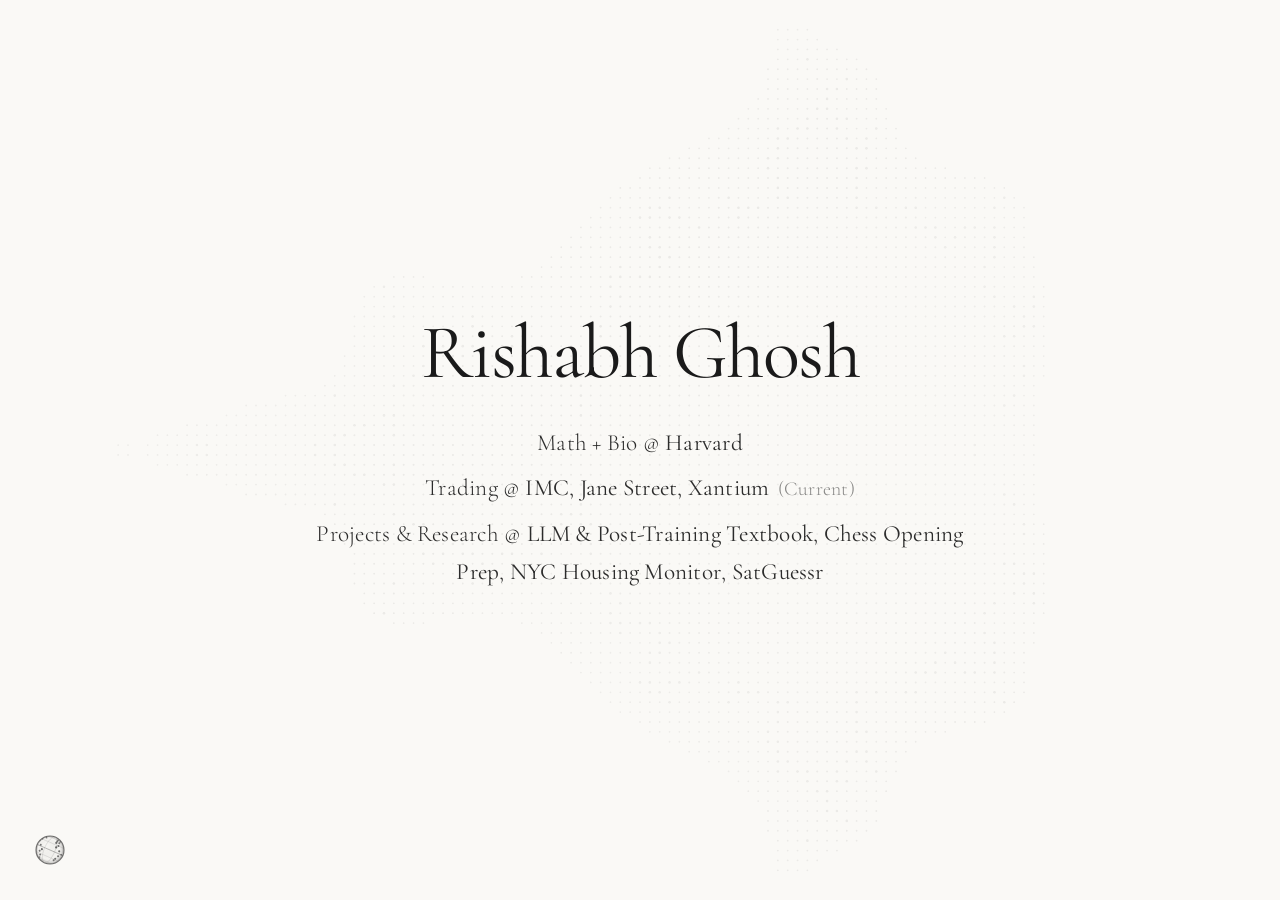
<file: index.html>
<!DOCTYPE html>
<html lang="en">
<head>
    <meta charset="UTF-8">
    <meta name="viewport" content="width=device-width, initial-scale=1.0">
    <title>Rishabh Ghosh</title>

    <!-- SEO Meta Tags -->
    <meta name="description" content="Personal website of Rishabh Ghosh. Math + Bio @ Harvard | Trading at Xantium, Jane Street, IMC.">
    <meta name="keywords" content="Rishabh Ghosh, Harvard, Quantitative Trading, Math, Biology, Xantium, Jane Street, IMC">
    <meta name="author" content="Rishabh Ghosh">
    <meta property="og:title" content="Rishabh Ghosh">
    <meta property="og:description" content="Math + Bio @ Harvard | Trading at Xantium, Jane Street, IMC">
    <meta property="og:type" content="website">

    <!-- Google Fonts: Cormorant Garamond (Serif) -->
    <link rel="preconnect" href="https://fonts.googleapis.com">
    <link rel="preconnect" href="https://fonts.gstatic.com" crossorigin>
    <link href="https://fonts.googleapis.com/css2?family=Cormorant+Garamond:ital,wght@0,300;0,400;0,500;0,600;1,300;1,400&display=swap" rel="stylesheet">

    <!-- CSS -->
    <link rel="stylesheet" href="style.css">
</head>
<body>
    <!-- Mandelbrot Set Interactive Canvas -->
    <canvas id="mandelbrot-canvas"></canvas>

    <!-- Centered Minimalist Content -->
    <main class="container">
        <div class="content">
            <h1 class="name">
                <a href="https://www.linkedin.com/in/rishabh-ghosh-4b4b351aa" target="_blank" rel="noopener noreferrer" id="linkedin-link">Rishabh Ghosh</a>
            </h1>
            
            <div class="subtitle">
                <p class="bio-line">
                    <span class="hover-phrase" id="math-bio-hover">Math + Bio</span> @ 
                    <a href="https://www.harvard.edu" target="_blank" rel="noopener noreferrer" class="corp-link">Harvard</a>
                </p>
                <p class="trading-line">
                    Trading @ 
                    <a href="https://www.imc.com" target="_blank" rel="noopener noreferrer" class="corp-link" id="imc-hover">IMC</a>, 
                    <a href="https://www.janestreet.com" target="_blank" rel="noopener noreferrer" class="corp-link" id="jane-street-hover">Jane Street</a>, 
                    <a href="https://www.xantium.com" target="_blank" rel="noopener noreferrer" class="corp-link" id="xantium-hover">Xantium</a>
                    <span class="current-badge">(Current)</span>
                </p>
                <p class="projects-line">
                    Projects & Research @ 
                    <a href="textbook/index.html" class="corp-link">LLM & Post-Training Textbook</a>, 
                    <a href="chess-prep/index.html" class="corp-link">Chess Opening Prep</a>, 
                    <a href="housing-monitor/index.html" class="corp-link">NYC Housing Monitor</a>, 
                    <a href="https://rishabh-ghosh.github.io/satguessr/" class="corp-link">SatGuessr</a>
                </p>
            </div>
        </div>
    </main>

    <!-- Bottom Left Globe Widget -->
    <a href="https://rishabh-ghosh.github.io/satguessr/" target="_blank" rel="noopener noreferrer" class="globe-link" title="SatGuessr Game" aria-label="Play SatGuessr">
        <div class="globe-container">
            <canvas id="globe-canvas" width="36" height="36"></canvas>
        </div>
        <span class="globe-tooltip">SatGuessr ↗</span>
    </a>

    <script src="script.js"></script>
</body>
</html>
</file>
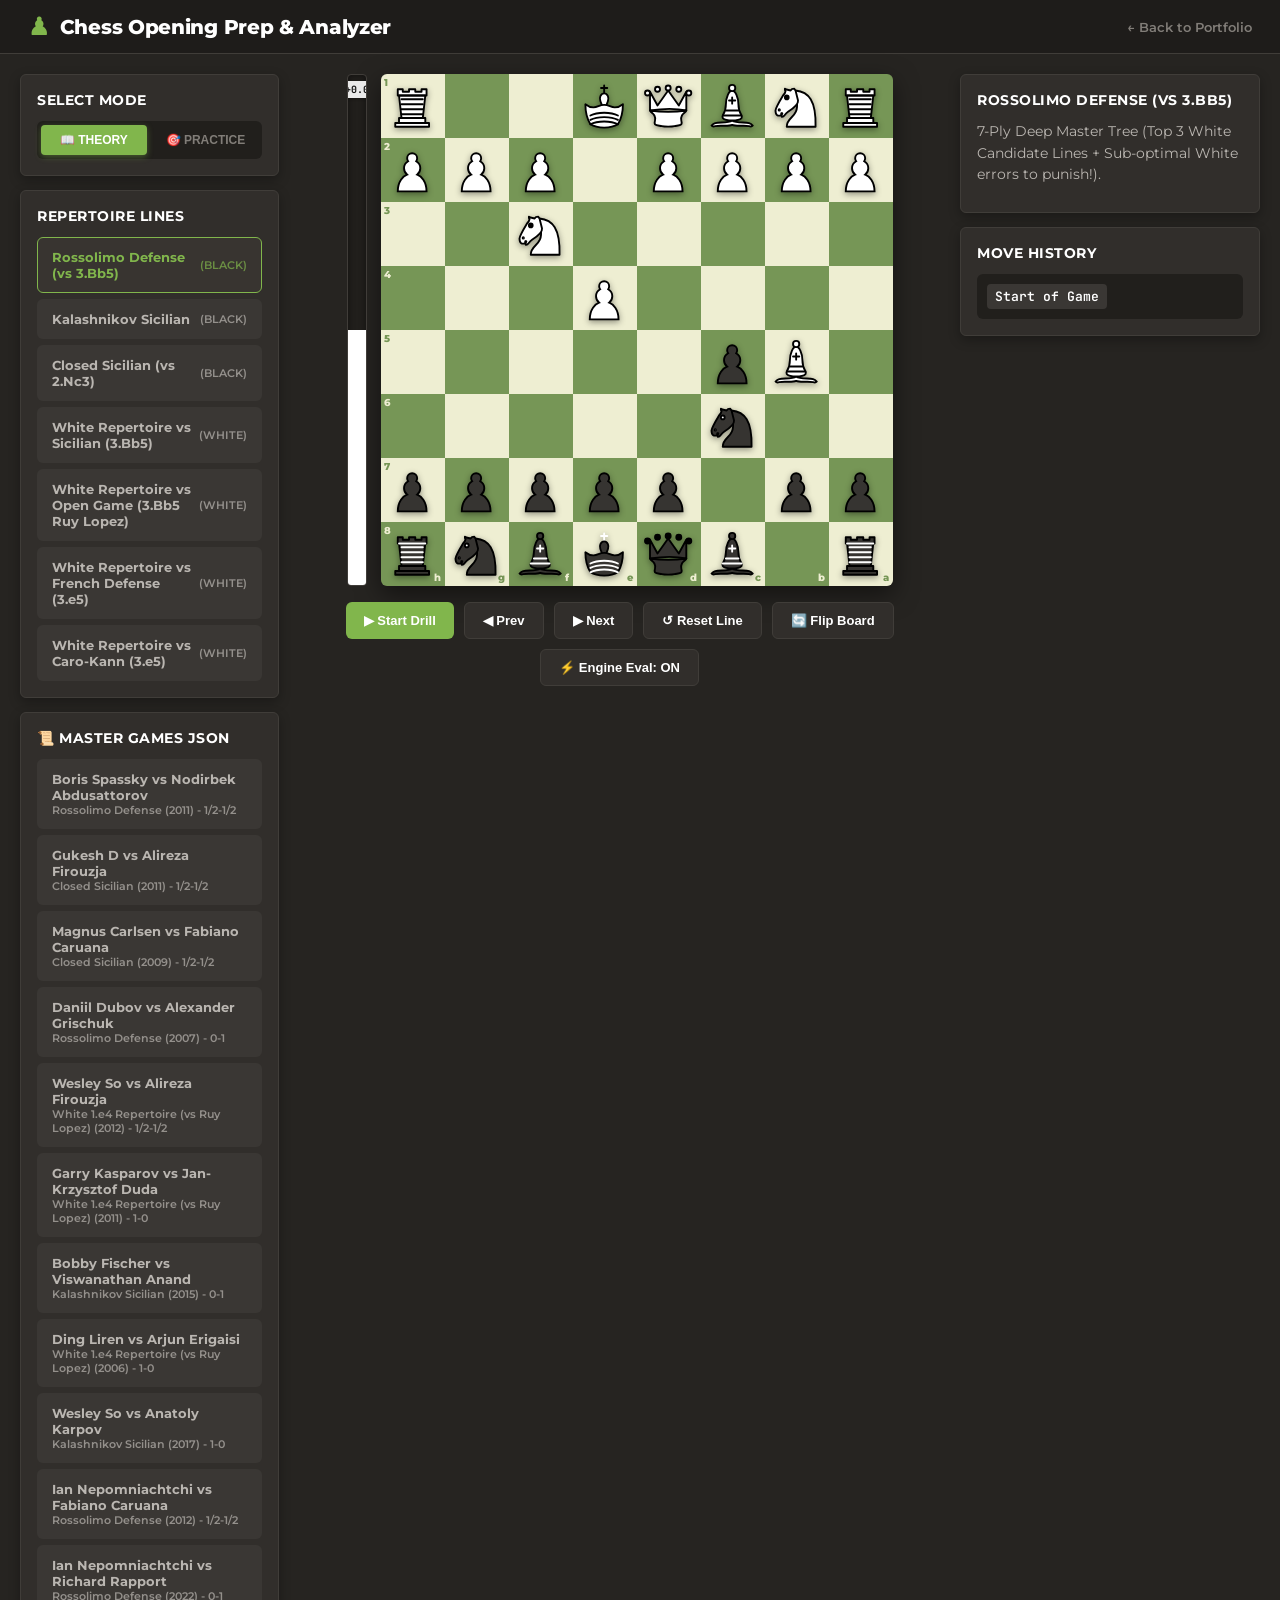
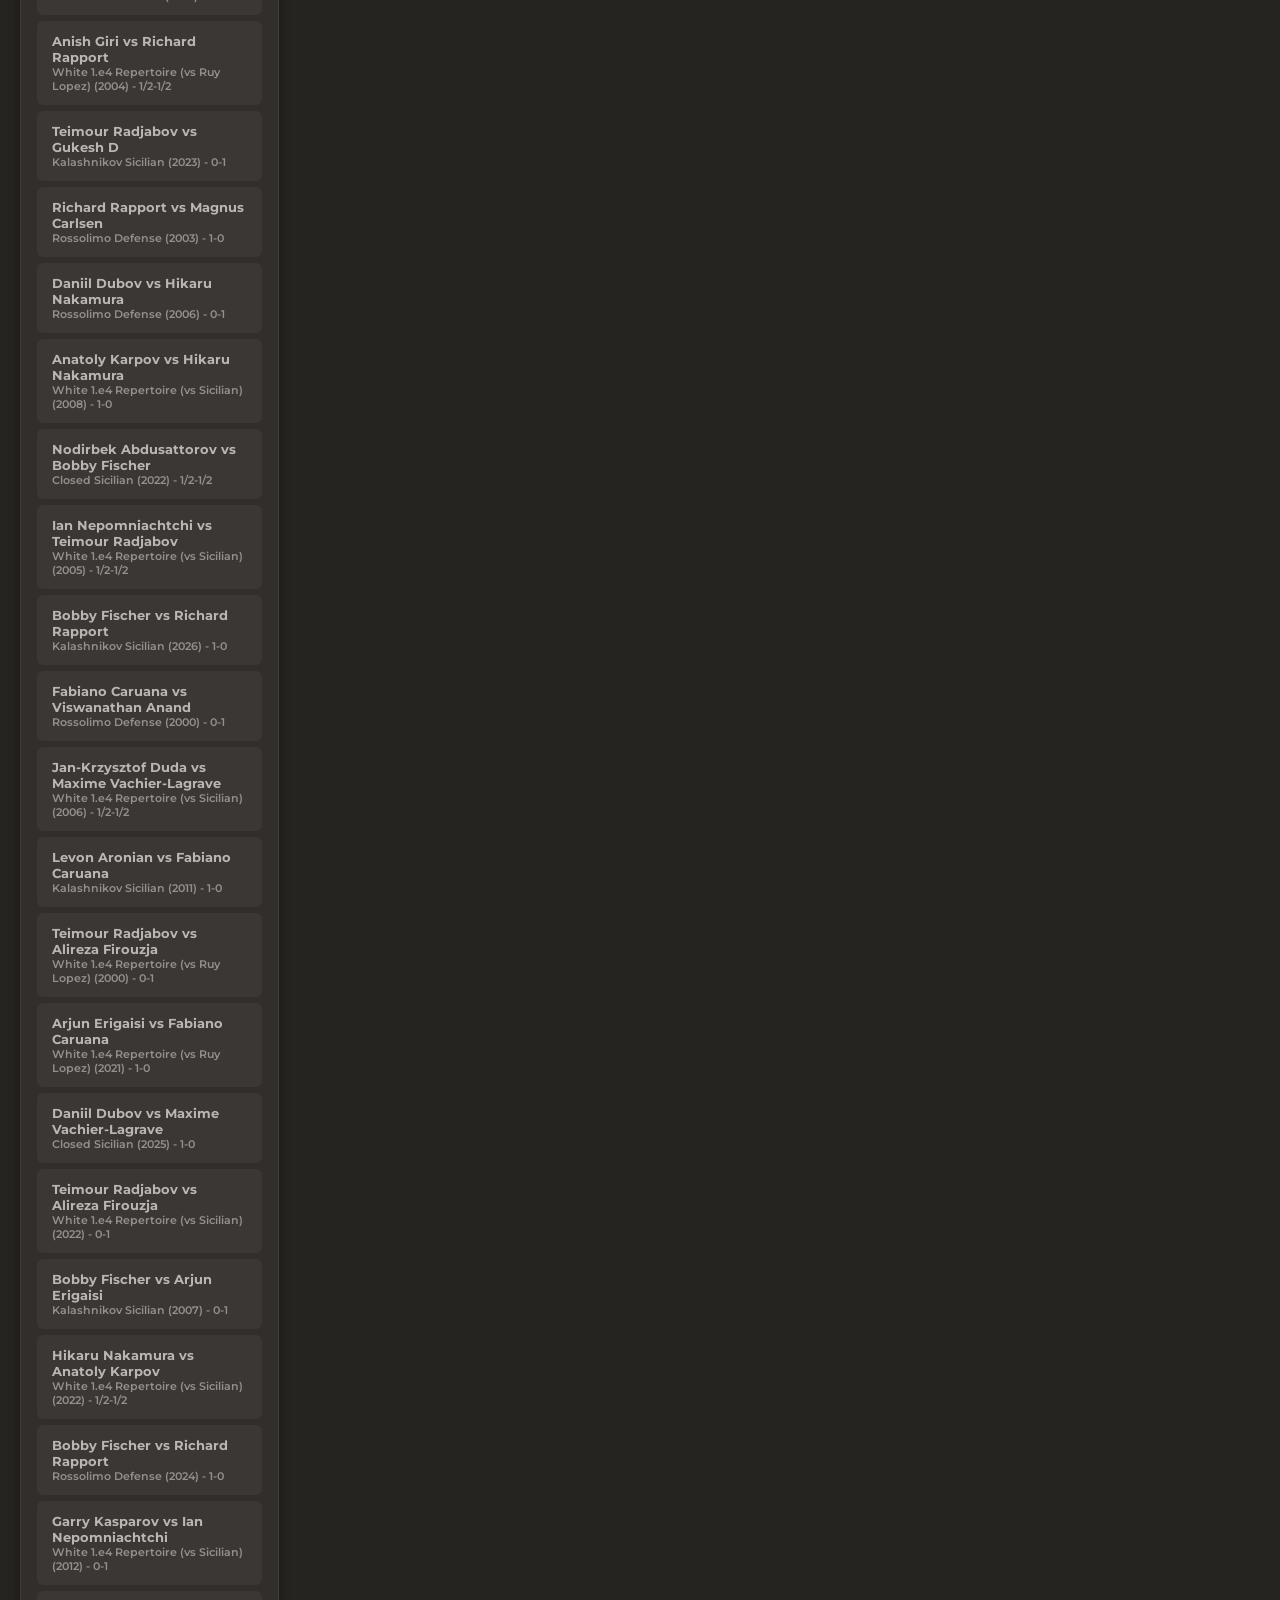
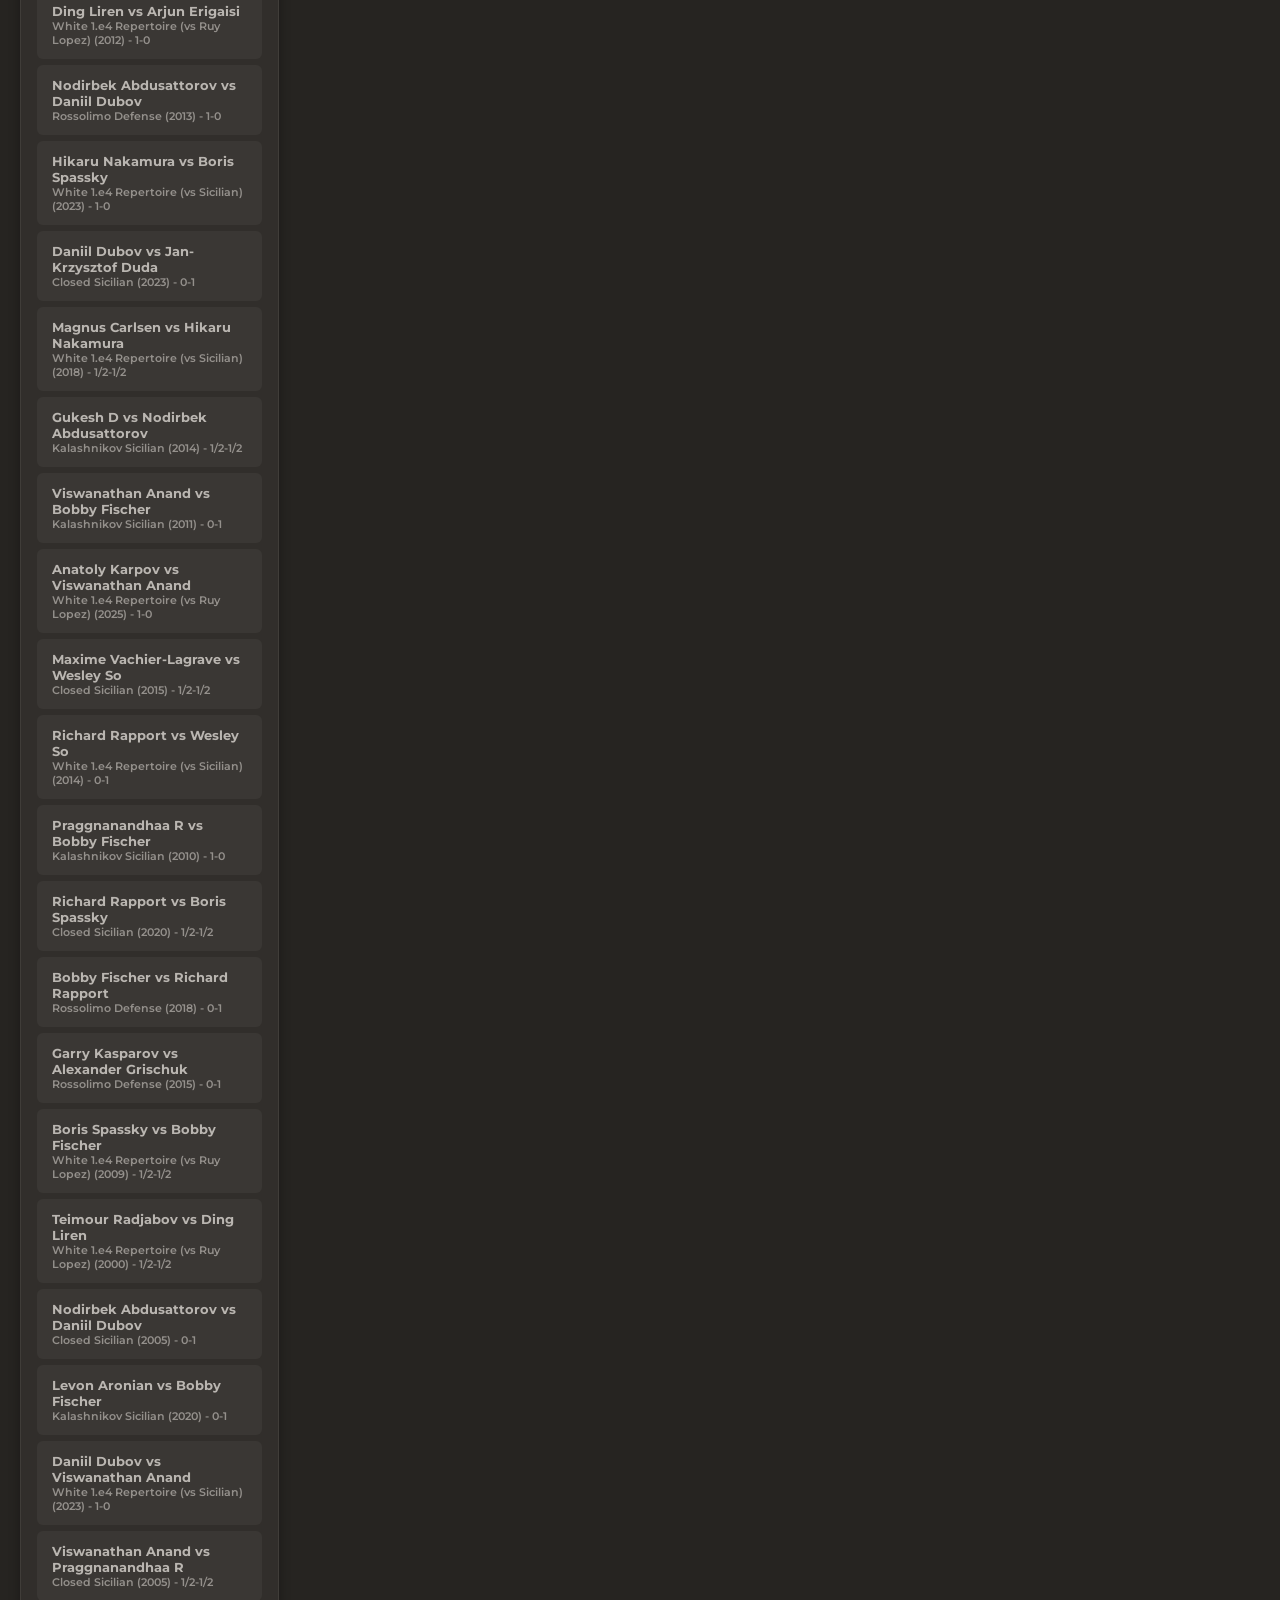
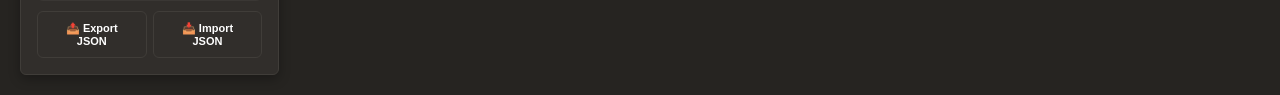
<file: chess-prep/index.html>
<!DOCTYPE html>
<html lang="en">
<head>
    <meta charset="UTF-8">
    <meta name="viewport" content="width=device-width, initial-scale=1.0">
    <title>Chess Opening Prep & Engine Analyzer | Rishabh Ghosh</title>

    <link rel="preconnect" href="https://fonts.googleapis.com">
    <link rel="preconnect" href="https://fonts.gstatic.com" crossorigin>
    <link href="https://fonts.googleapis.com/css2?family=Montserrat:wght@500;600;700;800&family=JetBrains+Mono:wght@400;500;700&display=swap" rel="stylesheet">

    <link rel="stylesheet" href="style.css">
</head>
<body>

    <header>
        <a href="../index.html" class="site-title">
            <span class="pawn-icon">♟</span>
            <span>Chess Opening Prep & Analyzer</span>
        </a>
        <a href="../index.html" class="back-link">← Back to Portfolio</a>
    </header>

    <div class="main-wrapper">
        <!-- Left Panel: Opening Selector & Mode -->
        <aside class="left-panel">
            <div class="panel-card">
                <h3>Select Mode</h3>
                <div class="mode-toggle">
                    <button class="mode-btn active" id="modeTheoryBtn">📖 Theory</button>
                    <button class="mode-btn" id="modePracticeBtn">🎯 Practice</button>
                </div>
            </div>

            <div class="panel-card">
                <h3>Repertoire Lines</h3>
                <div class="opening-list" id="openingList">
                    <!-- Populated dynamically -->
                </div>
            </div>

            <div class="panel-card">
                <h3>📜 Master Games JSON</h3>
                <div class="opening-list" id="masterGamesList">
                    <!-- Master games dynamically loaded from master_games.json -->
                </div>
                <div style="margin-top: 10px; display: flex; gap: 6px;">
                    <button class="btn-ctrl" id="exportJsonBtn" style="flex: 1; font-size: 11px;">📤 Export JSON</button>
                    <button class="btn-ctrl" id="importJsonBtn" style="flex: 1; font-size: 11px;">📥 Import JSON</button>
                </div>
                <input type="file" id="jsonFileInput" accept=".json" style="display: none;">
            </div>
        </aside>

        <!-- Center Panel: Board & Eval Bar -->
        <main class="center-panel">
            <div class="board-container-wrapper">
                <!-- Stockfish Eval Bar -->
                <div class="eval-bar-container">
                    <div class="eval-text-badge" id="evalText">+0.0</div>
                    <div class="eval-bar-fill" id="evalBarFill" style="height: 50%;"></div>
                </div>

                <!-- SVG Board -->
                <div id="boardContainer"></div>
            </div>

            <div class="board-controls">
                <button class="btn-ctrl btn-green" id="startDrillBtn">▶ Start Drill</button>
                <button class="btn-ctrl" id="prevMoveBtn">◀ Prev</button>
                <button class="btn-ctrl" id="nextMoveBtn">▶ Next</button>
                <button class="btn-ctrl" id="resetLineBtn">↺ Reset Line</button>
                <button class="btn-ctrl" id="flipBoardBtn">🔄 Flip Board</button>
                <button class="btn-ctrl" id="toggleEvalBtn">⚡ Engine Eval: ON</button>
            </div>
        </main>

        <!-- Right Panel: Commentary & Move Tree -->
        <section class="right-panel">
            <div class="panel-card">
                <h3 id="openingTitle">Rossolimo Defense</h3>
                <div class="commentary-box" id="commentaryBox">
                    Select a line or move to view theory annotations.
                </div>
                <ul class="plans-list" id="plansList"></ul>
            </div>

            <div class="panel-card">
                <h3>Move History</h3>
                <div class="move-history-box" id="moveHistoryBox">
                    <span class="move-chip">Start of Game</span>
                </div>
            </div>

            <div class="panel-card" id="candidatesCard" style="display: none;">
                <h3>White Candidate Lines</h3>
                <div class="opening-list" id="candidatesList">
                    <!-- Dynamic White Candidate Lines -->
                </div>
            </div>

            <div class="panel-card" id="practiceFeedbackCard" style="display: none;">
                <h3>Practice Feedback</h3>
                <div id="practiceFeedback" style="font-family: var(--font-mono); font-size: 13px;">
                    Play the correct theory move for your repertoire!
                </div>
            </div>
        </section>
    </div>

    <!-- Scripts -->
    <script src="openings_data.js"></script>
    <script src="chess_engine.js"></script>
    <script src="stockfish_eval.js"></script>
    <script src="stockfish_engine.js"></script>
    <script src="svg_pieces.js"></script>
    <script src="board_ui.js"></script>
    <script src="app.js"></script>
</body>
</html>
</file>
<file: style.css>
/* Design System & Reset */
:root {
    --bg-color: #faf9f6;
    --text-color: #1a1a1a;
    --link-hover-color: #666666;
    --font-serif: 'Cormorant Garamond', 'Playfair Display', Georgia, 'Times New Roman', serif;
    --transition-speed: 0.35s;
}

@media (prefers-color-scheme: dark) {
    :root {
        --bg-color: #0d0d0d;
        --text-color: #f2f2f0;
        --link-hover-color: #a0a0a0;
    }
}

*, *::before, *::after {
    box-sizing: border-box;
    margin: 0;
    padding: 0;
}

html, body {
    width: 100%;
    min-height: 100vh;
    min-height: 100dvh;
    background-color: var(--bg-color);
    color: var(--text-color);
    font-family: var(--font-serif);
    -webkit-font-smoothing: antialiased;
    -moz-osx-font-smoothing: grayscale;
    overflow-x: hidden;
    overflow-y: auto;
}

/* Fullscreen Centering Container */
.container {
    position: relative;
    z-index: 10;
    display: flex;
    justify-content: center;
    align-items: center;
    min-height: 100vh;
    min-height: 100dvh;
    padding: 2rem 1.5rem;
    text-align: center;
}

.content {
    display: flex;
    flex-direction: column;
    align-items: center;
    gap: 1.4rem;
    max-width: 650px;
    width: 100%;
}

/* Centered Serif Name */
.name {
    font-family: var(--font-serif);
    font-size: clamp(2.4rem, 6vw, 4.8rem);
    font-weight: 400;
    letter-spacing: -0.02em;
    line-height: 1.15;
}

/* Minimalist Link Styling */
.name a {
    color: var(--text-color);
    text-decoration: none;
    position: relative;
    display: inline-block;
    padding-bottom: 4px;
    transition: color var(--transition-speed) ease, opacity var(--transition-speed) ease;
}

.name a::after {
    content: '';
    position: absolute;
    width: 100%;
    transform: scaleX(0);
    height: 1px;
    bottom: 0;
    left: 0;
    background-color: var(--text-color);
    transform-origin: bottom right;
    transition: transform var(--transition-speed) cubic-bezier(0.25, 1, 0.5, 1);
}

.name a:hover::after,
.name a:focus-visible::after {
    transform: scaleX(1);
    transform-origin: bottom left;
}

.name a:hover {
    color: var(--link-hover-color);
}

.name a:focus-visible,
.corp-link:focus-visible {
    outline: 2px solid var(--text-color);
    outline-offset: 6px;
    border-radius: 2px;
}

/* Hover Phrase for Math + Bio */
.hover-phrase {
    cursor: pointer;
    position: relative;
    padding-bottom: 2px;
    transition: color var(--transition-speed) ease, opacity var(--transition-speed) ease;
}

.hover-phrase::after {
    content: '';
    position: absolute;
    width: 100%;
    transform: scaleX(0);
    height: 1px;
    bottom: 0;
    left: 0;
    background-color: var(--text-color);
    transform-origin: bottom right;
    transition: transform var(--transition-speed) cubic-bezier(0.25, 1, 0.5, 1);
}

.hover-phrase:hover::after {
    transform: scaleX(1);
    transform-origin: bottom left;
}

.hover-phrase:hover {
    color: var(--link-hover-color);
}

/* Subtitle & Affiliations */
.subtitle {
    font-family: var(--font-serif);
    font-size: clamp(1.1rem, 2.4vw, 1.45rem);
    font-weight: 300;
    line-height: 1.65;
    letter-spacing: 0.01em;
    display: flex;
    flex-direction: column;
    gap: 0.45rem;
    opacity: 0.92;
    width: 100%;
}

.bio-line, .trading-line {
    color: var(--text-color);
    word-break: break-word;
}

/* Corporate Links */
.corp-link {
    color: var(--text-color);
    text-decoration: none;
    font-weight: 400;
    position: relative;
    padding-bottom: 2px;
    transition: color var(--transition-speed) ease, opacity var(--transition-speed) ease;
}

.corp-link::after {
    content: '';
    position: absolute;
    width: 100%;
    transform: scaleX(0);
    height: 1px;
    bottom: 0;
    left: 0;
    background-color: var(--text-color);
    transform-origin: bottom right;
    transition: transform var(--transition-speed) cubic-bezier(0.25, 1, 0.5, 1);
}

.corp-link:hover::after,
.corp-link:focus-visible::after {
    transform: scaleX(1);
    transform-origin: bottom left;
}

.corp-link:hover {
    color: var(--link-hover-color);
}

.current-badge {
    font-size: 0.85em;
    opacity: 0.55;
    margin-left: 0.2rem;
    white-space: nowrap;
}

/* Canvas Background */
#mandelbrot-canvas {
    position: fixed;
    top: 0;
    left: 0;
    width: 100vw;
    height: 100vh;
    height: 100dvh;
    z-index: 1;
    pointer-events: none;
    opacity: 0.55;
}

/* Globe Widget (Bottom Left) */
.globe-link {
    position: fixed;
    bottom: 2rem;
    left: 2rem;
    z-index: 20;
    display: flex;
    align-items: center;
    gap: 0.5rem;
    text-decoration: none;
    color: var(--text-color);
    opacity: 0.75;
    transition: opacity 0.3s ease, transform 0.3s ease;
}

.globe-link:hover {
    opacity: 1;
    transform: scale(1.05);
}

.globe-container {
    width: 36px;
    height: 36px;
    display: flex;
    align-items: center;
    justify-content: center;
}

.globe-tooltip {
    font-family: var(--font-serif);
    font-size: 0.9rem;
    opacity: 0;
    transform: translateX(-6px);
    transition: opacity 0.3s ease, transform 0.3s ease;
    white-space: nowrap;
}

.globe-link:hover .globe-tooltip {
    opacity: 0.85;
    transform: translateX(0);
}

/* Mobile Breakpoints & Responsive Enhancements */
@media (max-width: 640px) {
    .container {
        padding: 2.5rem 1.25rem 5rem 1.25rem;
    }

    .content {
        gap: 1.1rem;
    }

    .name {
        font-size: clamp(2.1rem, 8.5vw, 3.2rem);
        line-height: 1.2;
    }

    .subtitle {
        font-size: clamp(1.05rem, 4.2vw, 1.22rem);
        line-height: 1.7;
        gap: 0.6rem;
    }

    .globe-link {
        bottom: 1.25rem;
        left: 1.25rem;
    }

    .globe-tooltip {
        opacity: 0.65;
        transform: translateX(0);
        font-size: 0.82rem;
    }
}
</file>
<file: chess-prep/style.css>
@import url('https://fonts.googleapis.com/css2?family=Montserrat:wght@500;600;700;800&family=JetBrains+Mono:wght@400;500;700&display=swap');

:root {
    --cc-bg-dark: #262421;
    --cc-bg-panel: #312e2b;
    --cc-bg-card: #3a3734;
    --cc-bg-input: #211f1c;
    --cc-border: #403d39;
    
    --cc-green: #81b64c;
    --cc-green-hover: #a3d166;
    --cc-green-dark: #45752b;
    --cc-yellow-highlight: rgba(247, 219, 74, 0.65);
    
    --cc-text-bright: #ffffff;
    --cc-text-primary: #bab6b1;
    --cc-text-muted: #817d78;
    
    --board-light: #eeeed2;
    --board-dark: #769656;
    
    --font-sans: 'Montserrat', -apple-system, BlinkMacSystemFont, "Segoe UI", Roboto, sans-serif;
    --font-mono: 'JetBrains Mono', monospace;
}

* {
    box-sizing: border-box;
    margin: 0;
    padding: 0;
}

body {
    background-color: var(--cc-bg-dark);
    color: var(--cc-text-primary);
    font-family: var(--font-sans);
    min-height: 100vh;
    display: flex;
    flex-direction: column;
}

/* Header Bar */
header {
    background-color: #1e1c1a;
    border-bottom: 1px solid var(--cc-border);
    padding: 12px 28px;
    display: flex;
    justify-content: space-between;
    align-items: center;
}

.site-title {
    font-size: 20px;
    font-weight: 800;
    color: var(--cc-text-bright);
    text-decoration: none;
    display: flex;
    align-items: center;
    gap: 10px;
    letter-spacing: -0.3px;
}

.site-title span.pawn-icon {
    font-size: 24px;
    color: var(--cc-green);
}

.back-link {
    color: var(--cc-text-muted);
    font-size: 13px;
    font-weight: 600;
    text-decoration: none;
    transition: color 0.2s;
}
.back-link:hover { color: var(--cc-green); }

/* Main Wrapper Layout */
.main-wrapper {
    display: flex;
    flex: 1;
    max-width: 1280px;
    width: 100%;
    margin: 0 auto;
    padding: 20px;
    gap: 20px;
}

@media (max-width: 960px) {
    .main-wrapper { flex-direction: column; padding: 12px; }
}

/* Sidebar - Chess.com Repertoire Explorer */
.left-panel {
    width: 290px;
    display: flex;
    flex-direction: column;
    gap: 14px;
}

@media (max-width: 960px) {
    .left-panel { width: 100%; }
}

.panel-card {
    background-color: var(--cc-bg-panel);
    border: 1px solid var(--cc-border);
    border-radius: 6px;
    padding: 16px;
    box-shadow: 0 4px 12px rgba(0,0,0,0.3);
}

.panel-card h3 {
    font-size: 14px;
    font-weight: 700;
    text-transform: uppercase;
    color: var(--cc-text-bright);
    margin-bottom: 12px;
    letter-spacing: 0.5px;
    display: flex;
    align-items: center;
    gap: 6px;
}

.mode-toggle {
    display: flex;
    gap: 6px;
    background-color: var(--cc-bg-input);
    padding: 4px;
    border-radius: 6px;
}

.mode-btn {
    flex: 1;
    padding: 8px 12px;
    background: transparent;
    border: none;
    color: var(--cc-text-muted);
    font-weight: 700;
    font-size: 12px;
    text-transform: uppercase;
    border-radius: 4px;
    cursor: pointer;
    transition: all 0.2s;
}

.mode-btn.active {
    background-color: var(--cc-green);
    color: #fff;
    box-shadow: 0 2px 6px rgba(129, 182, 76, 0.4);
}

.opening-list {
    display: flex;
    flex-direction: column;
    gap: 6px;
}

.opening-item {
    padding: 11px 14px;
    background-color: var(--cc-bg-card);
    border: 1px solid transparent;
    border-radius: 6px;
    cursor: pointer;
    font-size: 13px;
    font-weight: 600;
    color: var(--cc-text-primary);
    transition: all 0.15s ease;
    display: flex;
    justify-content: space-between;
    align-items: center;
}

.opening-item:hover {
    background-color: #44403c;
    color: var(--cc-text-bright);
}

.opening-item.active {
    border-color: var(--cc-green);
    background-color: #383430;
    color: var(--cc-green);
}

/* Center Panel - Board & Engine Bar */
.center-panel {
    display: flex;
    flex-direction: column;
    align-items: center;
    gap: 16px;
}

.board-container-wrapper {
    display: flex;
    gap: 14px;
    align-items: center;
}

/* Stockfish Evaluation Gauge */
.eval-bar-container {
    width: 20px;
    height: 512px;
    background-color: #211f1c;
    border: 1px solid var(--cc-border);
    border-radius: 4px;
    overflow: hidden;
    display: flex;
    flex-direction: column;
    justify-content: flex-end;
    position: relative;
    box-shadow: inset 0 0 6px rgba(0,0,0,0.5);
}

.eval-bar-fill {
    width: 100%;
    background-color: #ffffff;
    height: 50%;
    transition: height 0.3s cubic-bezier(0.25, 1, 0.5, 1);
}

.eval-text-badge {
    position: absolute;
    top: 6px;
    left: 50%;
    transform: translateX(-50%);
    font-family: var(--font-mono);
    font-size: 10px;
    font-weight: 700;
    color: #111;
    background: rgba(255,255,255,0.9);
    padding: 2px 4px;
    border-radius: 3px;
    box-shadow: 0 1px 3px rgba(0,0,0,0.3);
}

/* Chess.com Authentic Board Grid */
.chess-board-grid {
    width: 512px;
    height: 512px;
    display: grid;
    grid-template-columns: repeat(8, 1fr);
    grid-template-rows: repeat(8, 1fr);
    border-radius: 6px;
    overflow: hidden;
    box-shadow: 0 8px 24px rgba(0,0,0,0.5);
    user-select: none;
}

@media (max-width: 960px) {
    .chess-board-grid { width: 340px; height: 340px; }
    .eval-bar-container { height: 340px; }
}

.square {
    display: flex;
    align-items: center;
    justify-content: center;
    cursor: pointer;
    position: relative;
    user-select: none;
}

.square.light { background-color: var(--board-light); }
.square.dark { background-color: var(--board-dark); }
.square.selected { background-color: rgba(20, 85, 30, 0.5) !important; }
.square.last-move { background-color: var(--cc-yellow-highlight) !important; }

.coord {
    position: absolute;
    font-size: 10px;
    font-weight: 800;
    pointer-events: none;
}
.rank-coord { top: 2px; left: 3px; }
.file-coord { bottom: 2px; right: 4px; }
.square.light .coord { color: var(--board-dark); }
.square.dark .coord { color: var(--board-light); }

/* SVG Piece Styling */
.piece-wrapper {
    width: 88%;
    height: 88%;
    display: flex;
    align-items: center;
    justify-content: center;
    cursor: grab;
    transition: transform 0.1s ease;
}
.piece-wrapper:active { cursor: grabbing; transform: scale(1.1); }
.piece-wrapper svg { width: 100%; height: 100%; filter: drop-shadow(0 2px 3px rgba(0,0,0,0.4)); }

/* Control Buttons (Chess.com Green style) */
.board-controls {
    display: flex;
    gap: 10px;
    flex-wrap: wrap;
    justify-content: center;
}

.btn-ctrl {
    padding: 10px 18px;
    background-color: var(--cc-bg-panel);
    border: 1px solid var(--cc-border);
    color: var(--cc-text-bright);
    border-radius: 6px;
    cursor: pointer;
    font-weight: 700;
    font-size: 13px;
    transition: all 0.2s ease;
}
.btn-ctrl:hover {
    background-color: var(--cc-bg-card);
    border-color: var(--cc-green);
    color: var(--cc-green);
}

.btn-ctrl.btn-green {
    background-color: var(--cc-green);
    color: #fff;
    border: none;
}
.btn-ctrl.btn-green:hover { background-color: var(--cc-green-hover); }

/* Right Panel - Explorer & Commentary */
.right-panel {
    flex: 1;
    display: flex;
    flex-direction: column;
    gap: 14px;
    min-width: 300px;
}

.commentary-box {
    font-size: 13.5px;
    line-height: 1.6;
    color: var(--cc-text-primary);
}

.plans-list {
    margin-top: 10px;
    padding-left: 18px;
    color: var(--cc-green);
    font-weight: 600;
    font-size: 13px;
    display: flex;
    flex-direction: column;
    gap: 4px;
}

.move-history-box {
    font-family: var(--font-mono);
    font-size: 13px;
    max-height: 160px;
    overflow-y: auto;
    display: flex;
    flex-wrap: wrap;
    gap: 6px;
    padding: 10px;
    background-color: var(--cc-bg-input);
    border-radius: 6px;
}

.move-chip {
    padding: 4px 8px;
    background-color: var(--cc-bg-card);
    border-radius: 4px;
    color: var(--cc-text-bright);
    font-weight: 600;
}
</file>
